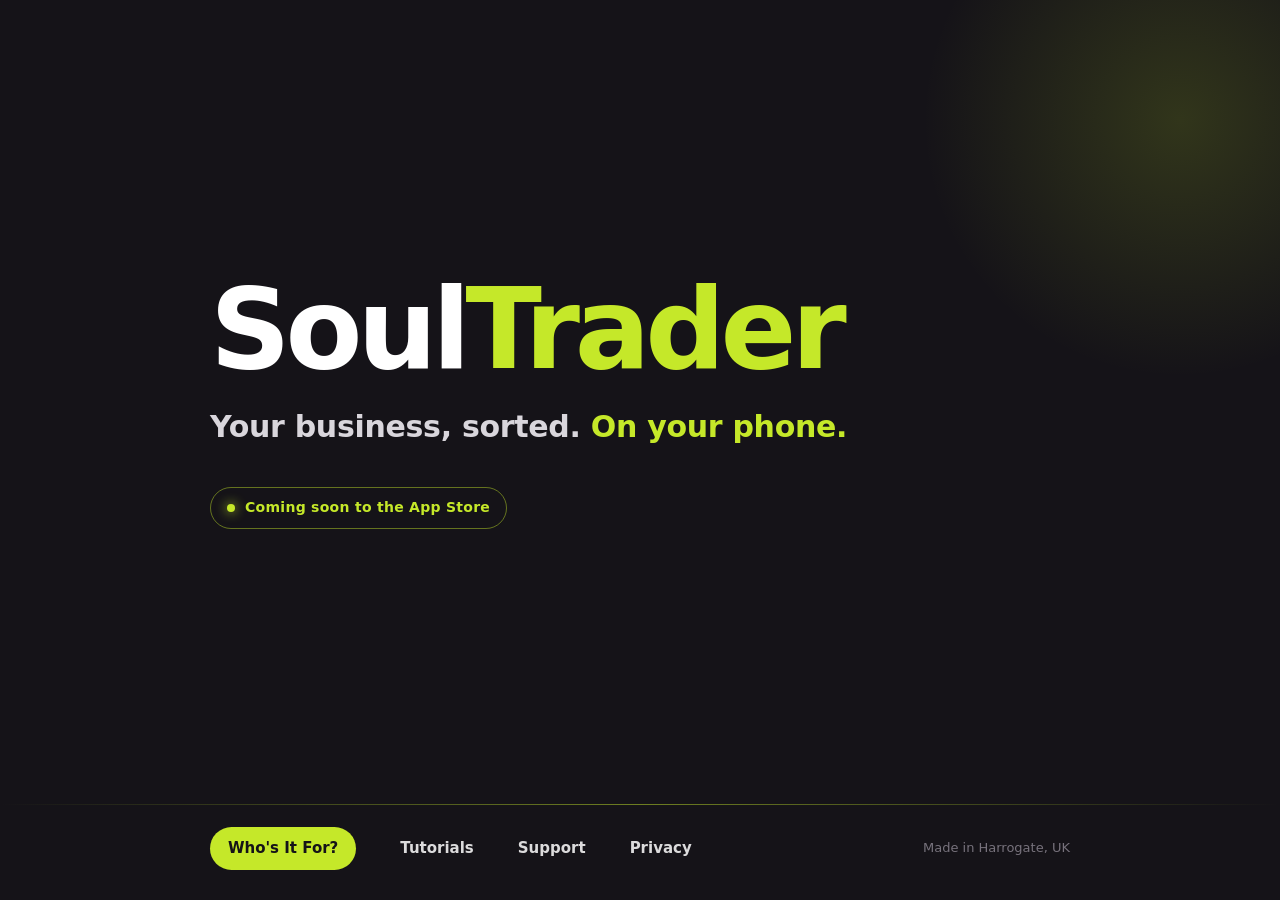
<file: index.html>
<!DOCTYPE html>
<html lang="en-GB">
<head>
<meta charset="utf-8">
<meta name="viewport" content="width=device-width, initial-scale=1">
<meta name="theme-color" content="#151318">
<title>SoulTrader: your business, sorted</title>
<meta name="description" content="SoulTrader: the simple job app for sole trader tradespeople. Your business, sorted. On your phone.">
<link rel="icon" href="favicon.ico" sizes="any">
<link rel="icon" type="image/png" sizes="32x32" href="favicon-32.png">
<link rel="apple-touch-icon" href="apple-touch-icon.png">
<link rel="stylesheet" href="style.css?v=20261120a">
</head>
<body class="landing">
<main class="land"><div class="land-inner">
<h1 class="mark">Soul<span>Trader</span></h1>
<p class="tag">Your business, sorted. <em>On your phone.</em></p>
<span class="soon"><i></i>Coming soon to the App Store</span>
</div></main>
<nav class="band-links"><div class="row">
<a class="lead" href="whos-it-for.html">Who's It For?</a>
<a href="tutorials.html">Tutorials</a>
<a href="support.html">Support</a>
<a href="privacy.html">Privacy</a>
<span class="copy">Made in Harrogate, UK</span>
</div></nav>
</body>
</html>
</file>
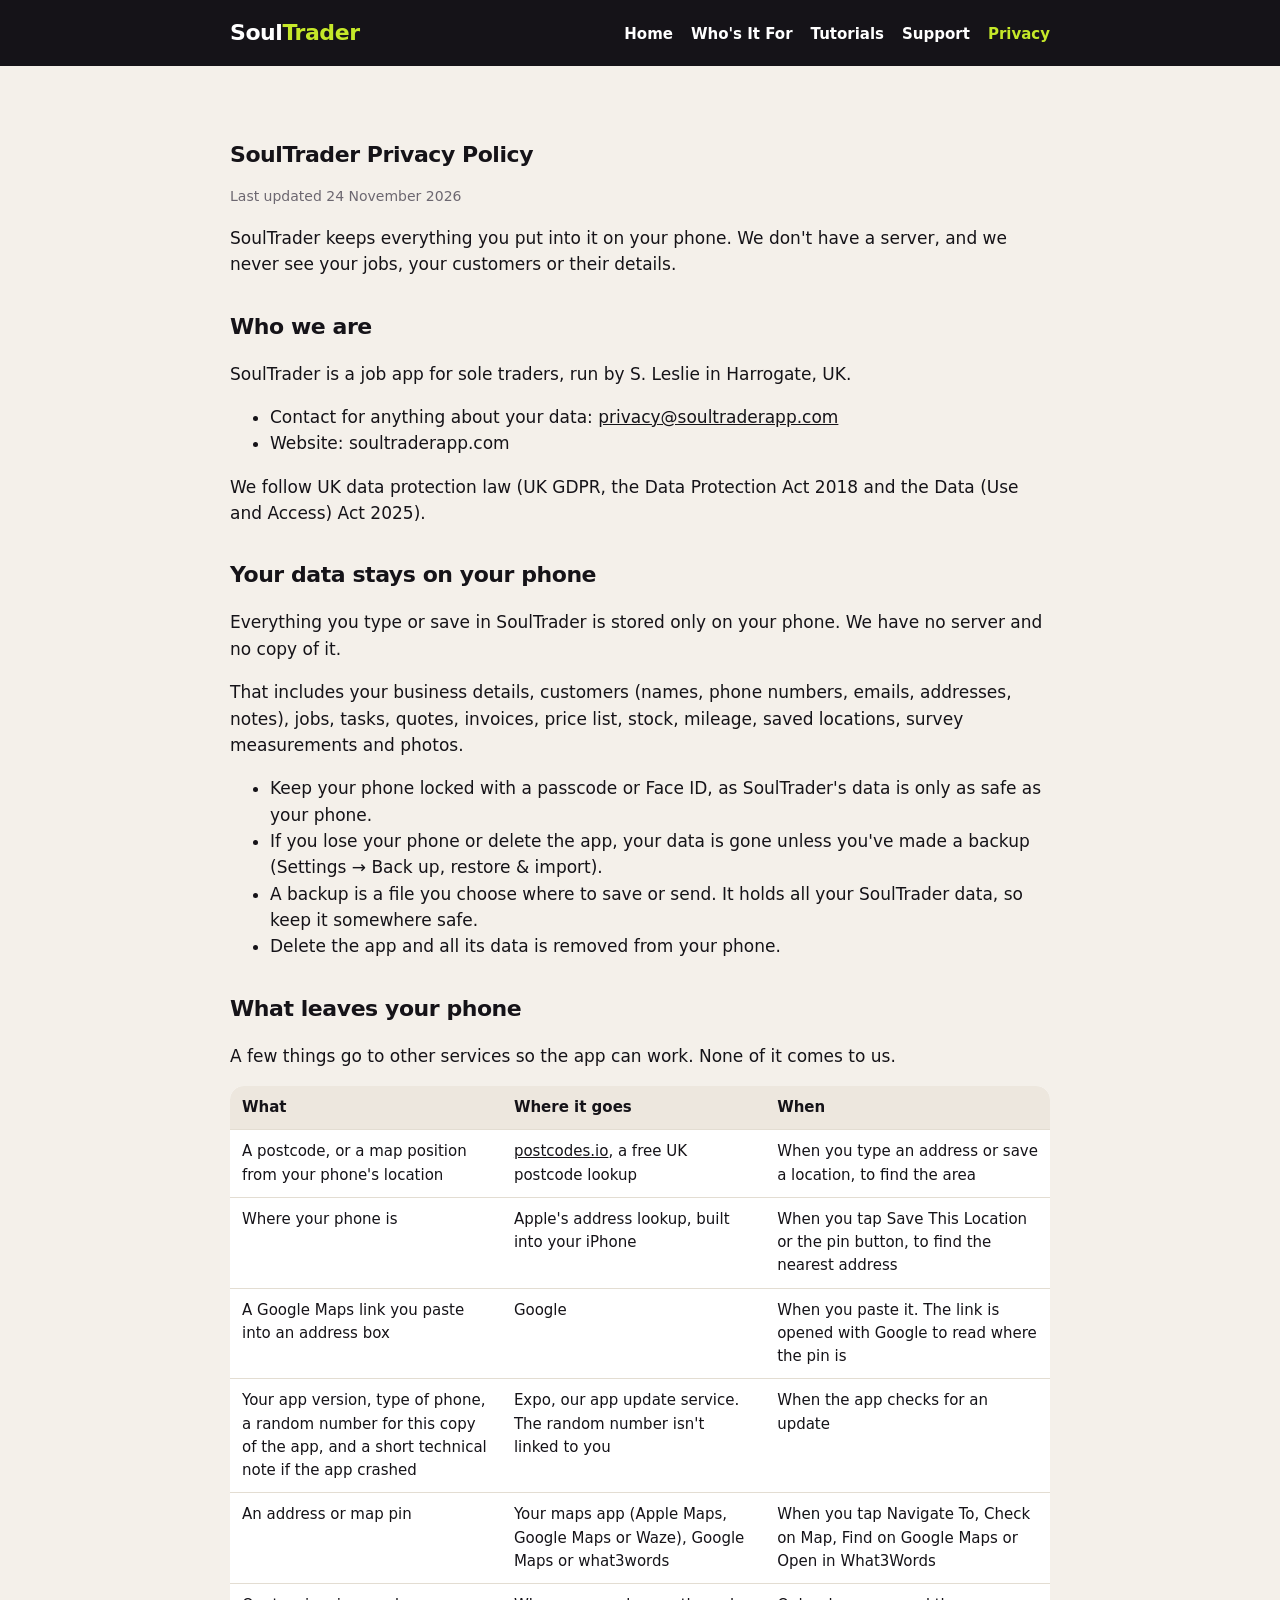
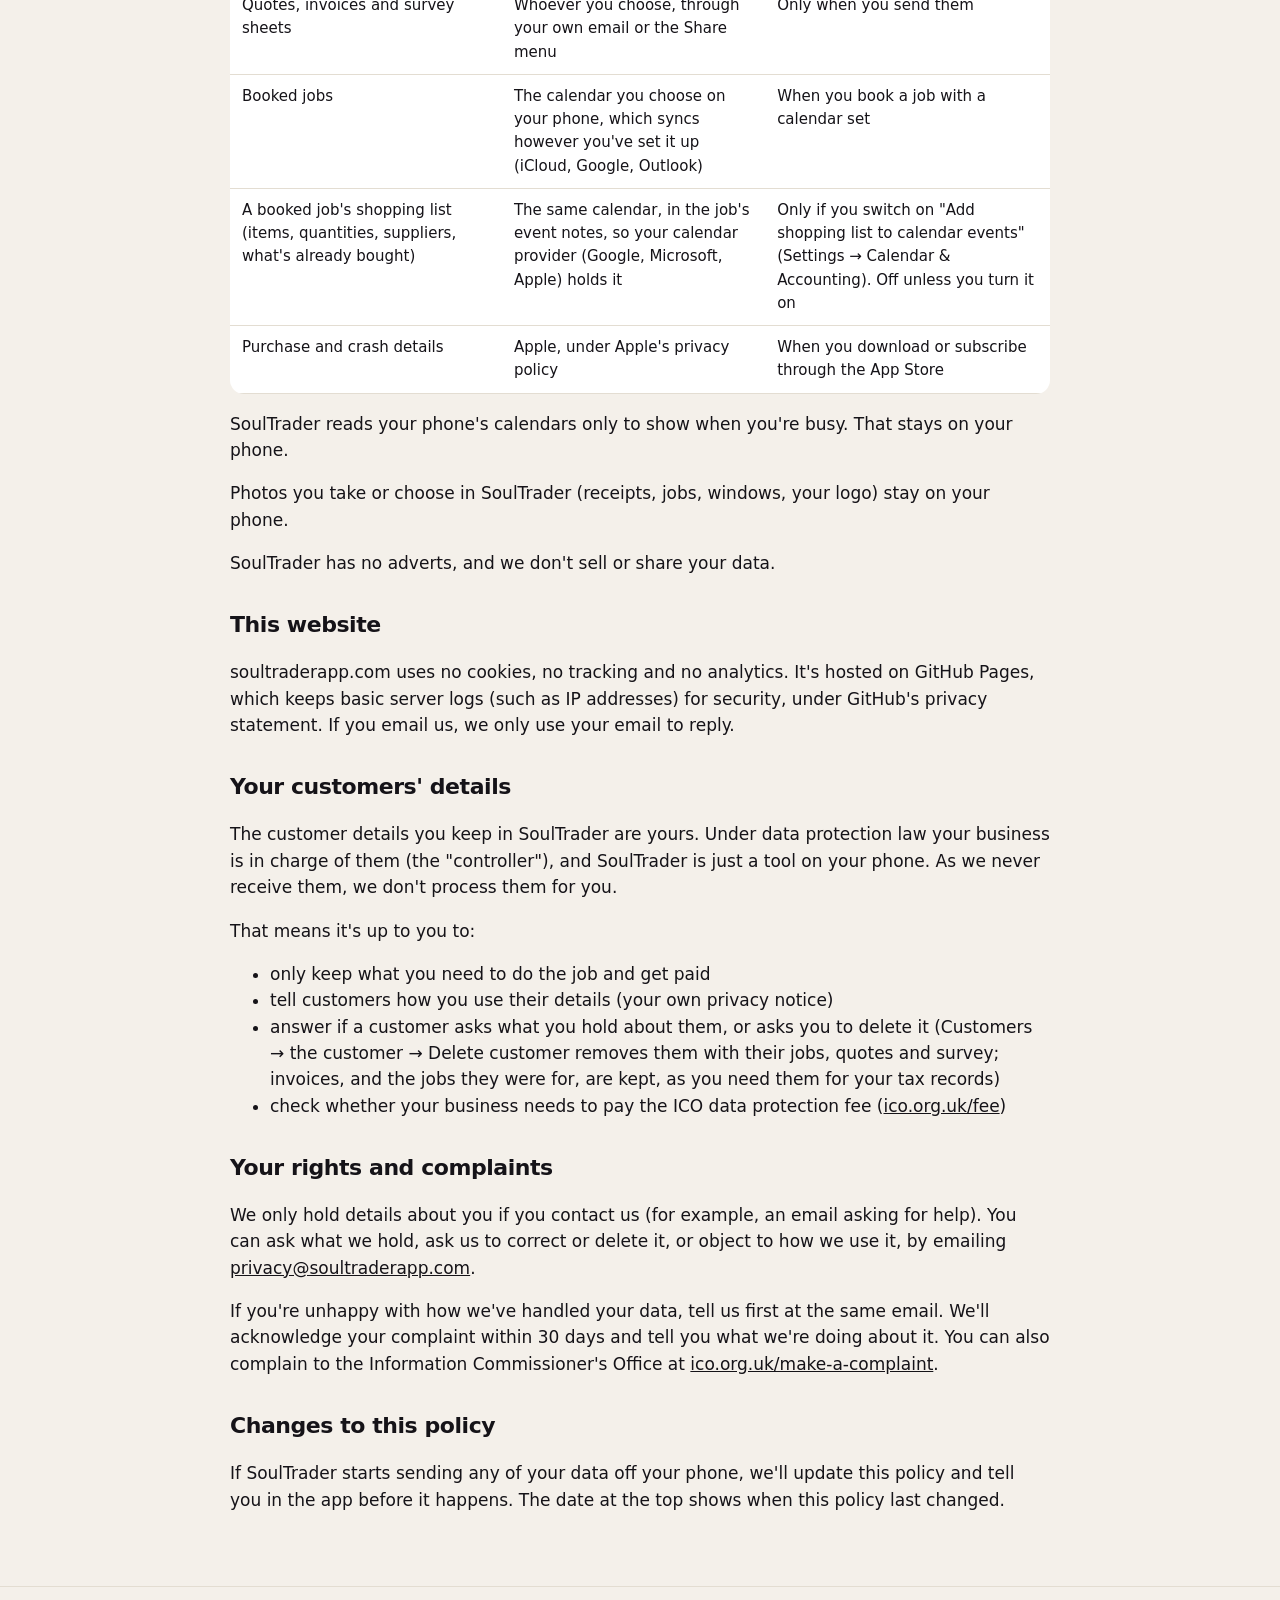
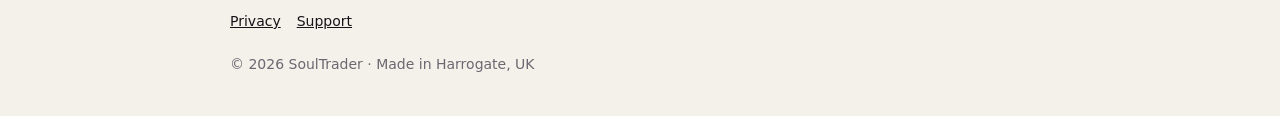
<file: privacy.html>
<!DOCTYPE html>
<html lang="en-GB">
<head>
<meta charset="utf-8">
<meta name="viewport" content="width=device-width, initial-scale=1">
<title>Privacy Policy | SoulTrader</title>
<meta name="description" content="SoulTrader: the simple job app for sole trader tradespeople. Book jobs, bill on the doorstep, and keep your data on your phone.">
<link rel="icon" href="favicon.ico" sizes="any">
<link rel="icon" type="image/png" sizes="32x32" href="favicon-32.png">
<link rel="apple-touch-icon" href="apple-touch-icon.png">
<link rel="stylesheet" href="style.css?v=20261120a">
</head>
<body>
<header><div class="wrap"><a class="logo" href="index.html">Soul<span>Trader</span></a><nav><a href="index.html">Home</a><a href="whos-it-for.html">Who's It For</a><a href="tutorials.html">Tutorials</a><a href="support.html">Support</a><a href="privacy.html" aria-current=page>Privacy</a></nav></div></header>

<main><div class="wrap">
<div class="doc">
<h2>SoulTrader Privacy Policy</h2>
<p class="small">Last updated 24 November 2026</p>
<p>SoulTrader keeps everything you put into it on your phone. We don't have a server, and we never see your jobs, your customers or their details.</p>

<h2>Who we are</h2>
<p>SoulTrader is a job app for sole traders, run by S. Leslie in Harrogate, UK.</p>
<ul>
<li>Contact for anything about your data: <a href="mailto:privacy@soultraderapp.com">privacy@soultraderapp.com</a></li>
<li>Website: soultraderapp.com</li>
</ul>
<p>We follow UK data protection law (UK GDPR, the Data Protection Act 2018 and the Data (Use and Access) Act 2025).</p>

<h2>Your data stays on your phone</h2>
<p>Everything you type or save in SoulTrader is stored only on your phone. We have no server and no copy of it.</p>
<p>That includes your business details, customers (names, phone numbers, emails, addresses, notes), jobs, tasks, quotes, invoices, price list, stock, mileage, saved locations, survey measurements and photos.</p>
<ul>
<li>Keep your phone locked with a passcode or Face ID, as SoulTrader's data is only as safe as your phone.</li>
<li>If you lose your phone or delete the app, your data is gone unless you've made a backup (Settings &rarr; Back up, restore &amp; import).</li>
<li>A backup is a file you choose where to save or send. It holds all your SoulTrader data, so keep it somewhere safe.</li>
<li>Delete the app and all its data is removed from your phone.</li>
</ul>

<h2>What leaves your phone</h2>
<p>A few things go to other services so the app can work. None of it comes to us.</p>
<table>
<tr><th>What</th><th>Where it goes</th><th>When</th></tr>
<tr><td>A postcode, or a map position from your phone's location</td><td><a href="https://postcodes.io">postcodes.io</a>, a free UK postcode lookup</td><td>When you type an address or save a location, to find the area</td></tr>
<tr><td>Where your phone is</td><td>Apple's address lookup, built into your iPhone</td><td>When you tap Save This Location or the pin button, to find the nearest address</td></tr>
<tr><td>A Google Maps link you paste into an address box</td><td>Google</td><td>When you paste it. The link is opened with Google to read where the pin is</td></tr>
<tr><td>Your app version, type of phone, a random number for this copy of the app, and a short technical note if the app crashed</td><td>Expo, our app update service. The random number isn't linked to you</td><td>When the app checks for an update</td></tr>
<tr><td>An address or map pin</td><td>Your maps app (Apple Maps, Google Maps or Waze), Google Maps or what3words</td><td>When you tap Navigate To, Check on Map, Find on Google Maps or Open in What3Words</td></tr>
<tr><td>Quotes, invoices and survey sheets</td><td>Whoever you choose, through your own email or the Share menu</td><td>Only when you send them</td></tr>
<tr><td>Booked jobs</td><td>The calendar you choose on your phone, which syncs however you've set it up (iCloud, Google, Outlook)</td><td>When you book a job with a calendar set</td></tr>
<tr><td>A booked job's shopping list (items, quantities, suppliers, what's already bought)</td><td>The same calendar, in the job's event notes, so your calendar provider (Google, Microsoft, Apple) holds it</td><td>Only if you switch on "Add shopping list to calendar events" (Settings &rarr; Calendar &amp; Accounting). Off unless you turn it on</td></tr>
<tr><td>Purchase and crash details</td><td>Apple, under Apple's privacy policy</td><td>When you download or subscribe through the App Store</td></tr>
</table>
<p>SoulTrader reads your phone's calendars only to show when you're busy. That stays on your phone.</p>
<p>Photos you take or choose in SoulTrader (receipts, jobs, windows, your logo) stay on your phone.</p>
<p>SoulTrader has no adverts, and we don't sell or share your data.</p>

<h2>This website</h2>
<p>soultraderapp.com uses no cookies, no tracking and no analytics. It's hosted on GitHub Pages, which keeps basic server logs (such as IP addresses) for security, under GitHub's privacy statement. If you email us, we only use your email to reply.</p>

<h2>Your customers' details</h2>
<p>The customer details you keep in SoulTrader are yours. Under data protection law your business is in charge of them (the "controller"), and SoulTrader is just a tool on your phone. As we never receive them, we don't process them for you.</p>
<p>That means it's up to you to:</p>
<ul>
<li>only keep what you need to do the job and get paid</li>
<li>tell customers how you use their details (your own privacy notice)</li>
<li>answer if a customer asks what you hold about them, or asks you to delete it (Customers &rarr; the customer &rarr; Delete customer removes them with their jobs, quotes and survey; invoices, and the jobs they were for, are kept, as you need them for your tax records)</li>
<li>check whether your business needs to pay the ICO data protection fee (<a href="https://ico.org.uk/fee">ico.org.uk/fee</a>)</li>
</ul>

<h2>Your rights and complaints</h2>
<p>We only hold details about you if you contact us (for example, an email asking for help). You can ask what we hold, ask us to correct or delete it, or object to how we use it, by emailing <a href="mailto:privacy@soultraderapp.com">privacy@soultraderapp.com</a>.</p>
<p>If you're unhappy with how we've handled your data, tell us first at the same email. We'll acknowledge your complaint within 30 days and tell you what we're doing about it. You can also complain to the Information Commissioner's Office at <a href="https://ico.org.uk/make-a-complaint">ico.org.uk/make-a-complaint</a>.</p>

<h2>Changes to this policy</h2>
<p>If SoulTrader starts sending any of your data off your phone, we'll update this policy and tell you in the app before it happens. The date at the top shows when this policy last changed.</p>
</div>
</div></main>
<footer><div class="wrap"><a href="privacy.html">Privacy</a><a href="support.html">Support</a><br><br>&copy; 2026 SoulTrader &middot; Made in Harrogate, UK</div></footer>
</body>
</html>
</file>
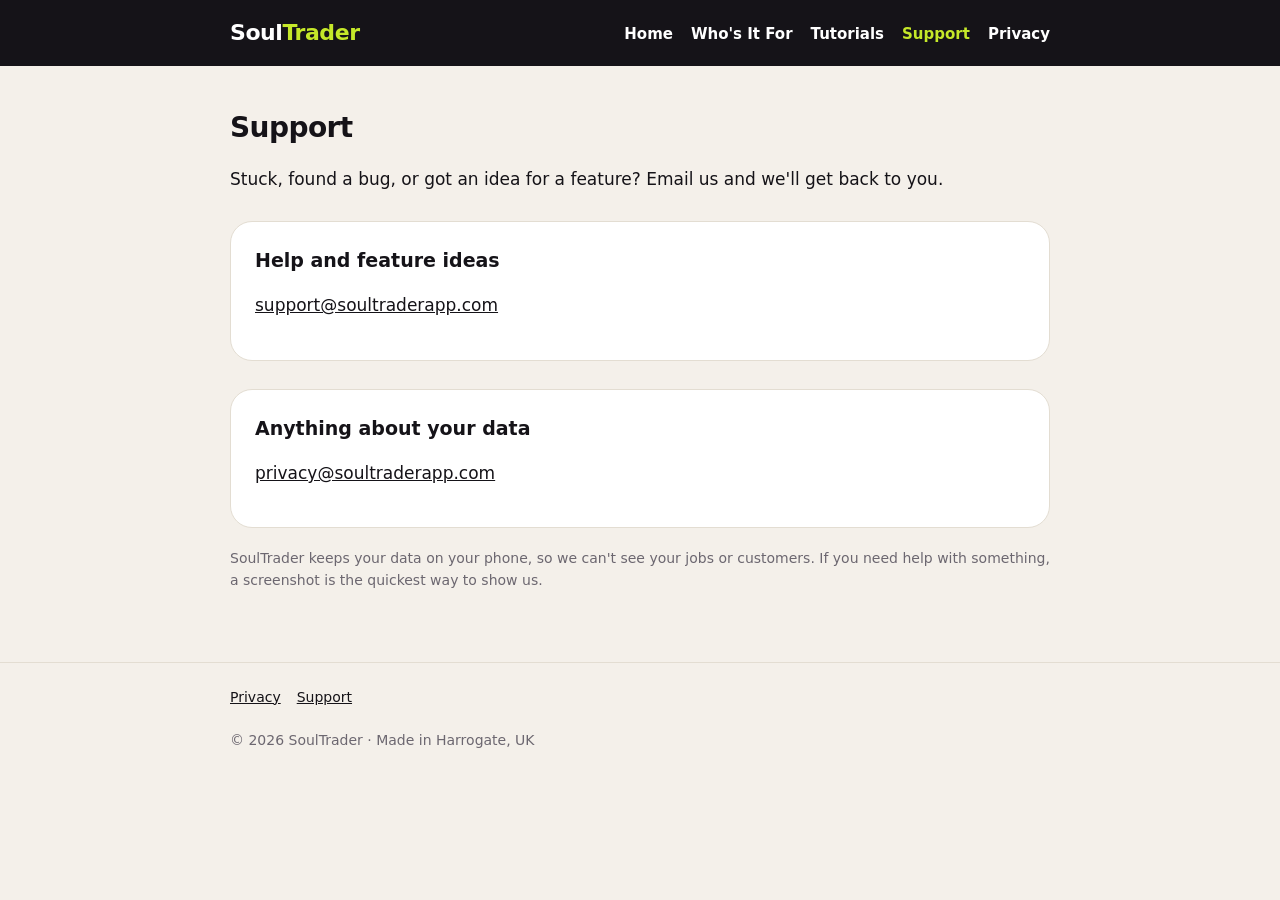
<file: support.html>
<!DOCTYPE html>
<html lang="en-GB">
<head>
<meta charset="utf-8">
<meta name="viewport" content="width=device-width, initial-scale=1">
<title>Support | SoulTrader</title>
<meta name="description" content="SoulTrader: the simple job app for sole trader tradespeople. Book jobs, bill on the doorstep, and keep your data on your phone.">
<link rel="icon" href="favicon.ico" sizes="any">
<link rel="icon" type="image/png" sizes="32x32" href="favicon-32.png">
<link rel="apple-touch-icon" href="apple-touch-icon.png">
<link rel="stylesheet" href="style.css?v=20261120a">
</head>
<body>
<header><div class="wrap"><a class="logo" href="index.html">Soul<span>Trader</span></a><nav><a href="index.html">Home</a><a href="whos-it-for.html">Who's It For</a><a href="tutorials.html">Tutorials</a><a href="support.html" aria-current=page>Support</a><a href="privacy.html">Privacy</a></nav></div></header>

<main><div class="wrap">
<h2>Support</h2>
<p>Stuck, found a bug, or got an idea for a feature? Email us and we'll get back to you.</p>
<div class="band"><h3>Help and feature ideas</h3><p><a href="mailto:support@soultraderapp.com">support@soultraderapp.com</a></p></div>
<div class="band"><h3>Anything about your data</h3><p><a href="mailto:privacy@soultraderapp.com">privacy@soultraderapp.com</a></p></div>
<p class="small" style="margin-top:20px">SoulTrader keeps your data on your phone, so we can't see your jobs or customers. If you need help with something, a screenshot is the quickest way to show us.</p>
</div></main>
<footer><div class="wrap"><a href="privacy.html">Privacy</a><a href="support.html">Support</a><br><br>&copy; 2026 SoulTrader &middot; Made in Harrogate, UK</div></footer>
</body>
</html>
</file>
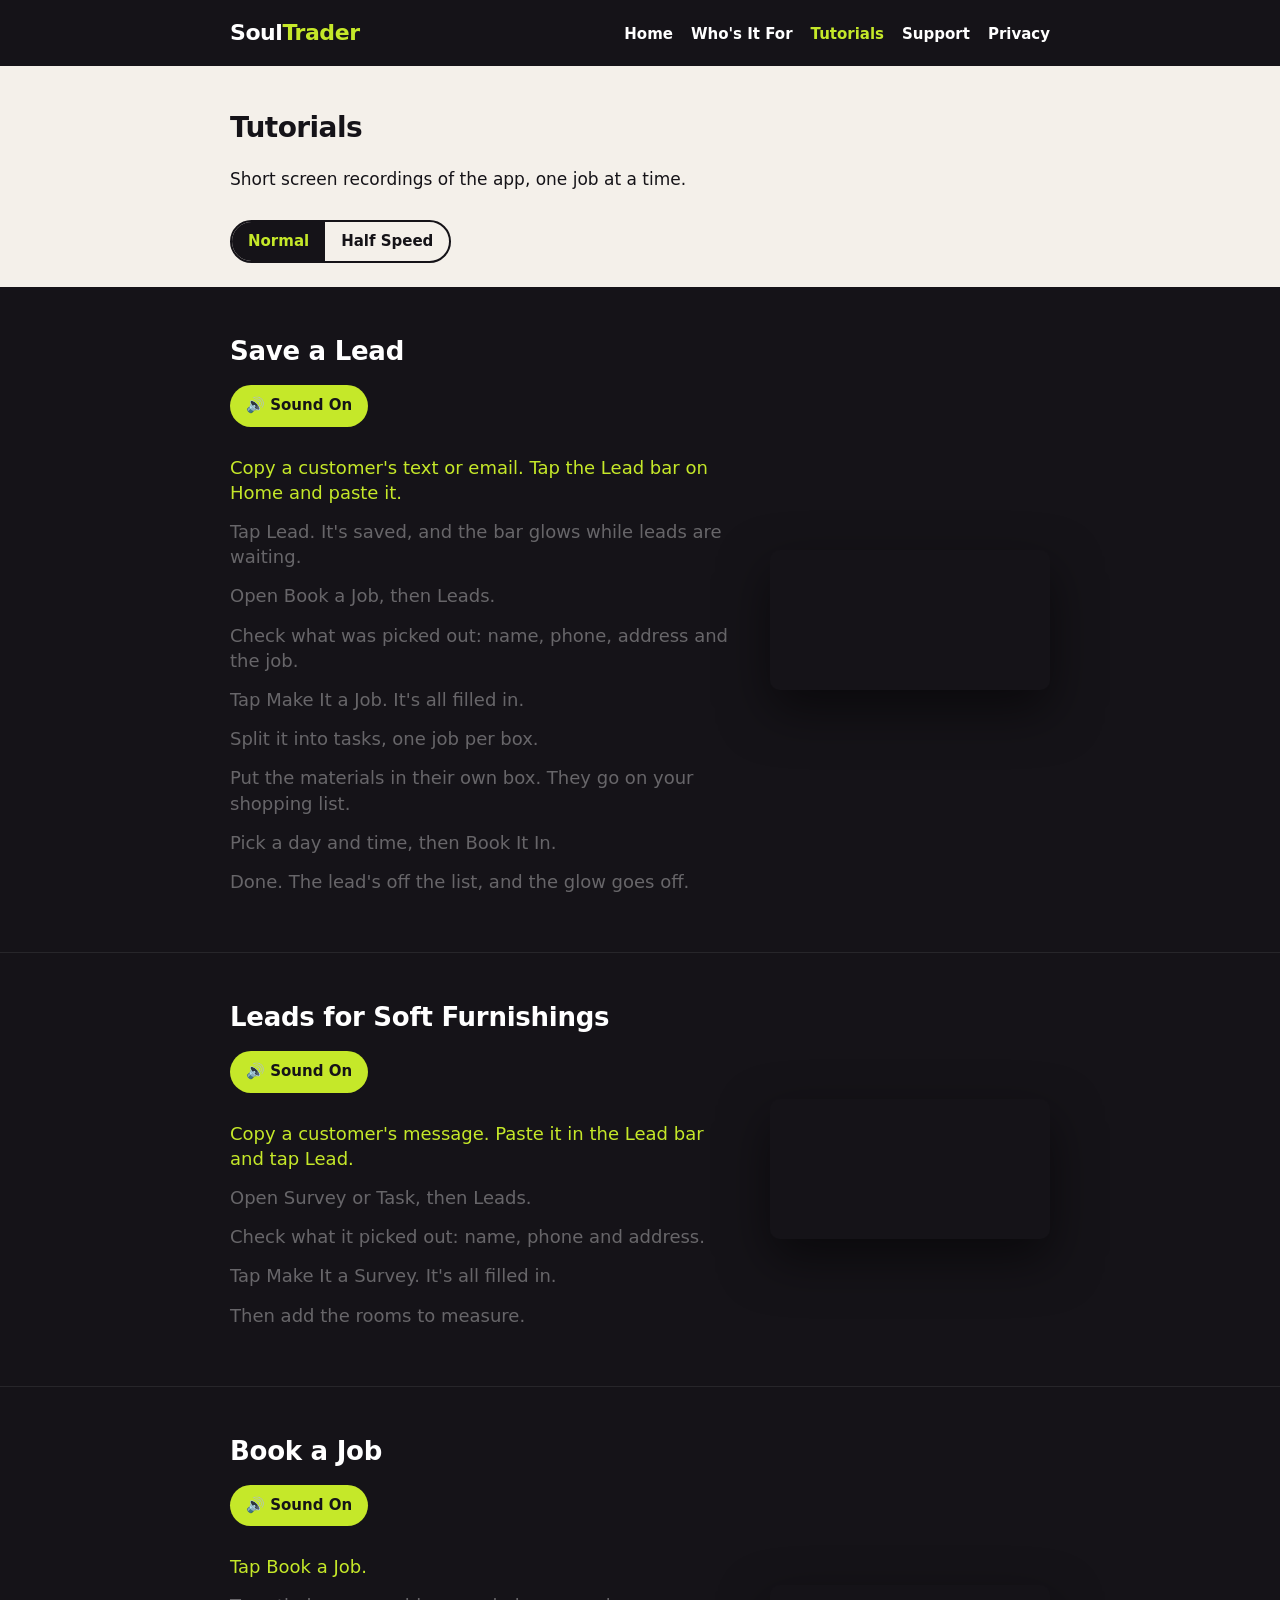
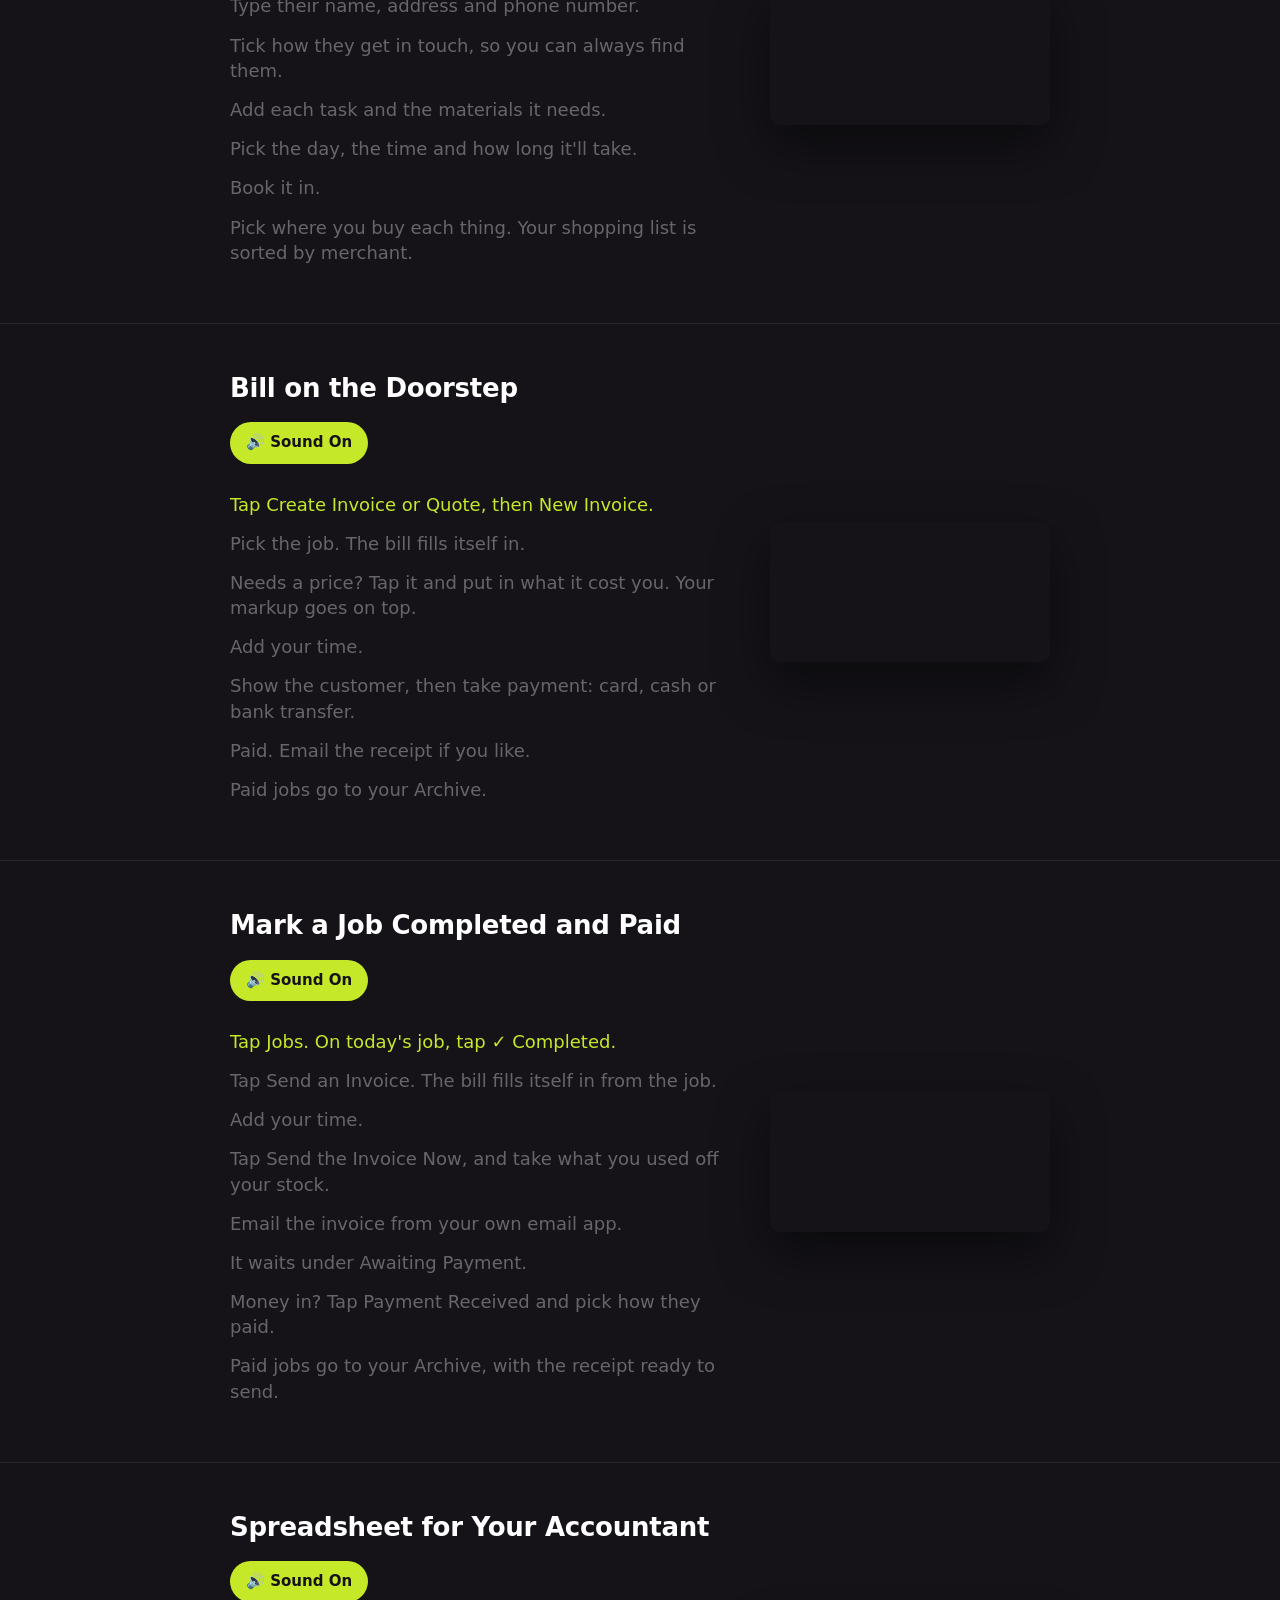
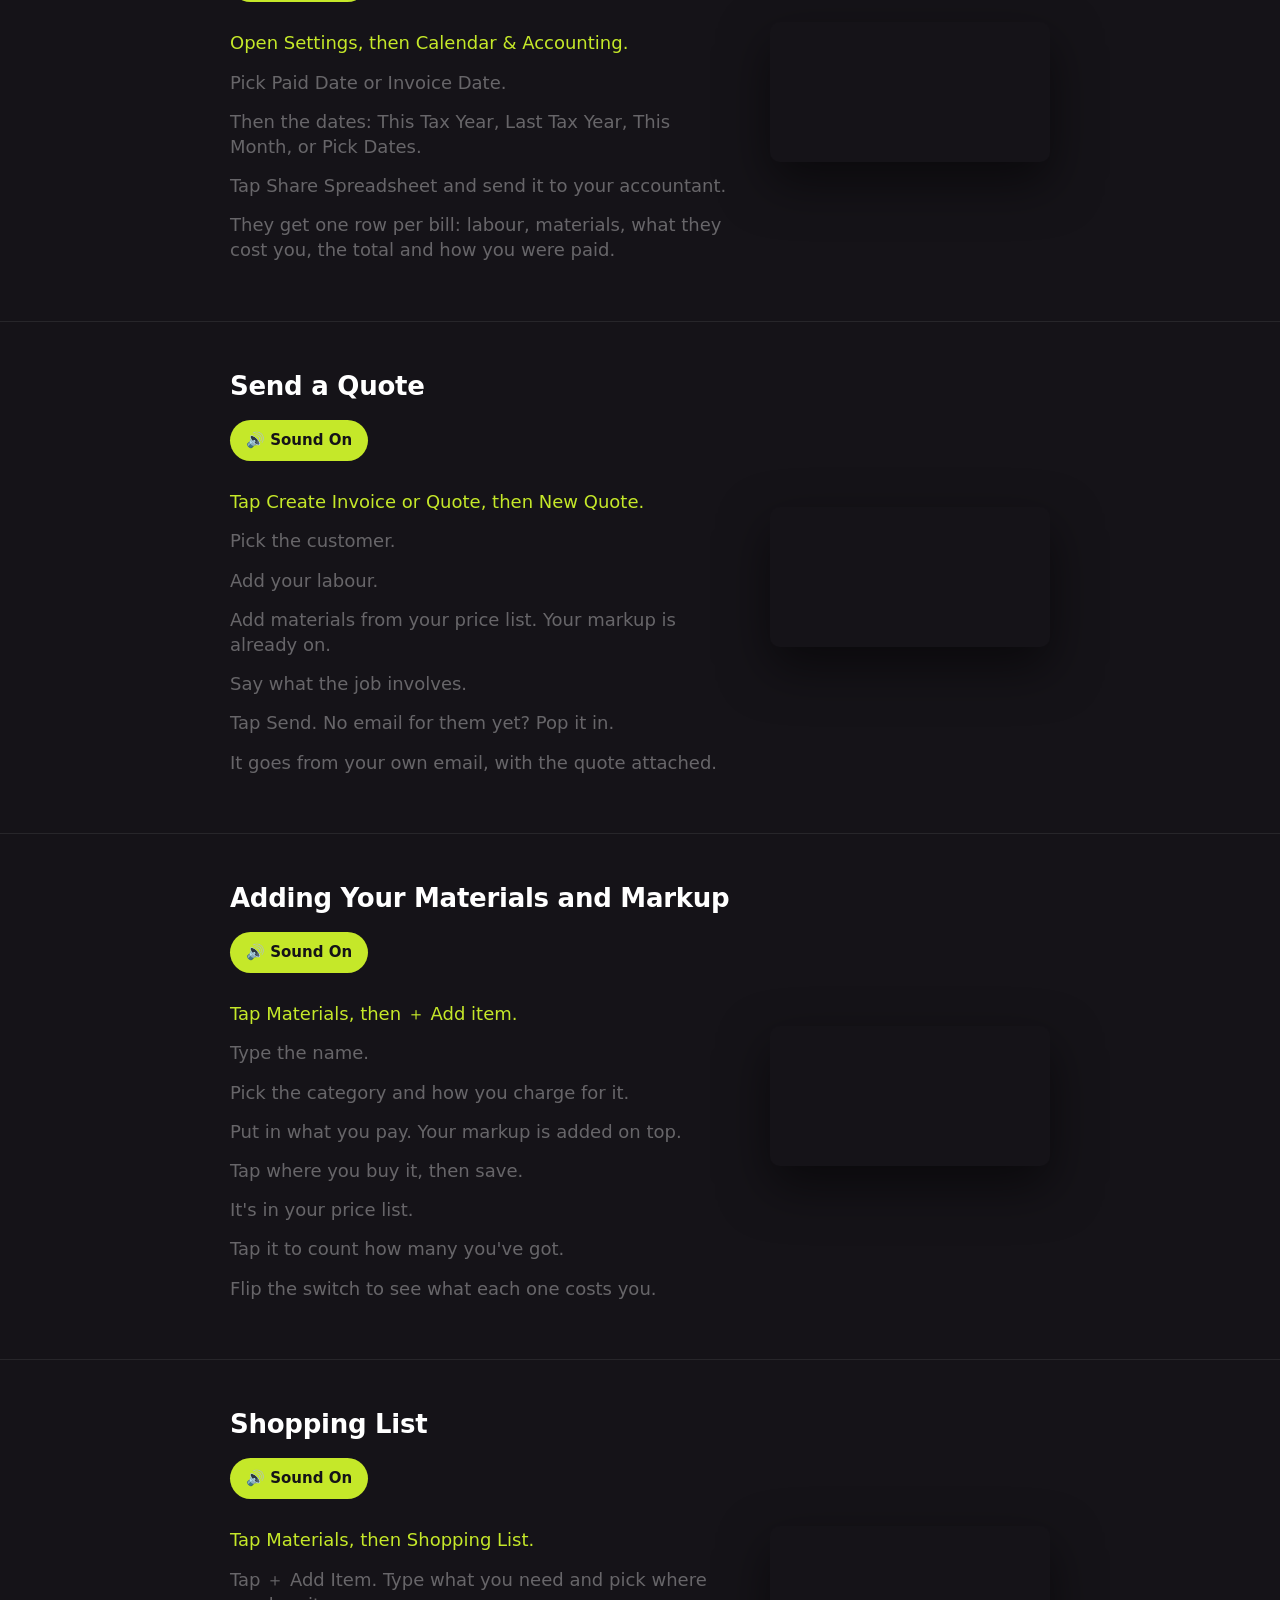
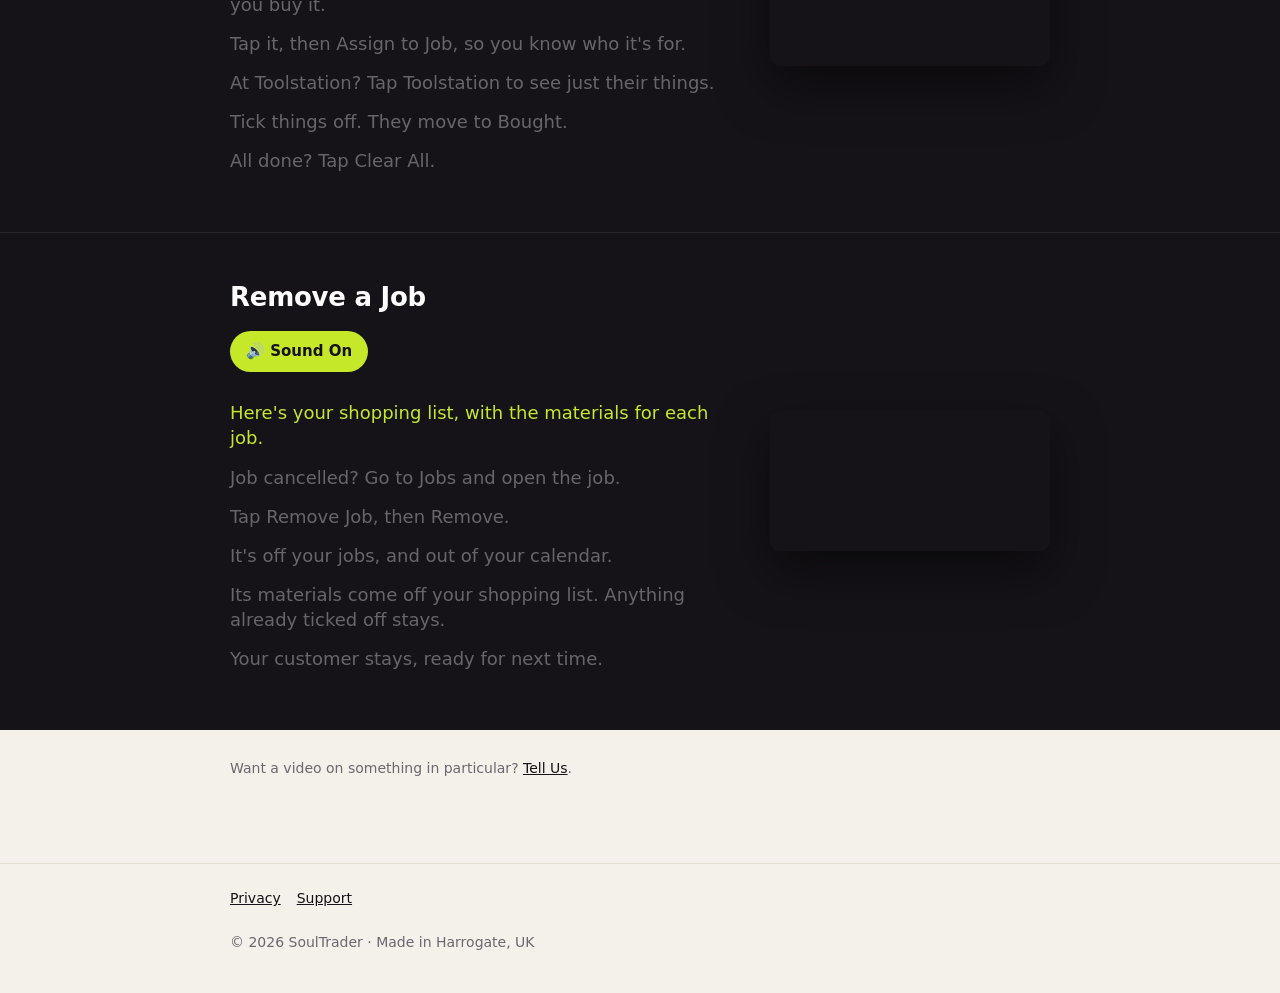
<file: tutorials.html>
<!DOCTYPE html>
<html lang="en-GB">
<head>
<meta charset="utf-8">
<meta name="viewport" content="width=device-width, initial-scale=1">
<title>Tutorials | SoulTrader</title>
<meta name="description" content="SoulTrader: the simple job app for sole trader tradespeople. Book jobs, bill on the doorstep, and keep your data on your phone.">
<link rel="icon" href="favicon.ico" sizes="any">
<link rel="icon" type="image/png" sizes="32x32" href="favicon-32.png">
<link rel="apple-touch-icon" href="apple-touch-icon.png">
<link rel="stylesheet" href="style.css?v=20261122a">
</head>
<body>
<header><div class="wrap"><a class="logo" href="index.html">Soul<span>Trader</span></a><nav><a href="index.html">Home</a><a href="whos-it-for.html">Who's It For</a><a href="tutorials.html" aria-current=page>Tutorials</a><a href="support.html">Support</a><a href="privacy.html">Privacy</a></nav></div></header>

<main class="tuts">
<div class="wrap"><h2>Tutorials</h2>
<p>Short screen recordings of the app, one job at a time.</p>
<div class="speed" role="group" aria-label="Video speed"><button type="button" data-rate="1" class="on">Normal</button><button type="button" data-rate="0.5">Half Speed</button></div>
<p class="swipe">Swipe for more &rarr;</p></div>

<div class="tut-track">

<section class="tut" id="leads"><div class="wrap tut-row">
<div class="tut-text">
<h3>Save a Lead</h3>
<ol class="cues">
<li data-at="0">Copy a customer's text or email. Tap the Lead bar on Home and paste it.</li>
<li data-at="6.5">Tap Lead. It's saved, and the bar glows while leads are waiting.</li>
<li data-at="11.8">Open Book a Job, then Leads.</li>
<li data-at="16.3">Check what was picked out: name, phone, address and the job.</li>
<li data-at="23">Tap Make It a Job. It's all filled in.</li>
<li data-at="27">Split it into tasks, one job per box.</li>
<li data-at="36.4">Put the materials in their own box. They go on your shopping list.</li>
<li data-at="40.2">Pick a day and time, then Book It In.</li>
<li data-at="47.1">Done. The lead's off the list, and the glow goes off.</li>
</ol>
</div>
<div class="phone"><video data-voice data-lines="0.29-1.71;2.09-5.31;6.05-7.03;7.44-10.99;11.73-12.45;12.66-14.99;16.31-20.71;21.06-22.06;23.01-24.46;27.36-30.16;30.36-32.29;43.0-44.95;47.3-47.7;48.02-50.09" src="videos/leads.mp4?v=1" autoplay muted loop playsinline preload="metadata"></video></div>
</div></section>

<section class="tut" id="soft-leads"><div class="wrap tut-row">
<div class="tut-text">
<h3>Leads for Soft Furnishings</h3>
<ol class="cues">
<li data-at="0">Copy a customer's message. Paste it in the Lead bar and tap Lead.</li>
<li data-at="7.4">Open Survey or Task, then Leads.</li>
<li data-at="11.2">Check what it picked out: name, phone and address.</li>
<li data-at="14.6">Tap Make It a Survey. It's all filled in.</li>
<li data-at="18.0">Then add the rooms to measure.</li>
</ol>
</div>
<div class="phone"><video data-voice data-lines="1.92-3.53;3.93-6.59;7.59-10.4;11.39-12.62;12.99-16.4;16.8-17.75;18.18-19.94" src="videos/soft-leads.mp4?v=1" autoplay muted loop playsinline preload="metadata"></video></div>
</div></section>

<section class="tut" id="book-a-job"><div class="wrap tut-row">
<div class="tut-text">
<h3>Book a Job</h3>
<ol class="cues">
<li data-at="0">Tap Book a Job.</li>
<li data-at="2.4">Type their name, address and phone number.</li>
<li data-at="13.2">Tick how they get in touch, so you can always find them.</li>
<li data-at="15.6">Add each task and the materials it needs.</li>
<li data-at="24.7">Pick the day, the time and how long it'll take.</li>
<li data-at="33.3">Book it in.</li>
<li data-at="35.7">Pick where you buy each thing. Your shopping list is sorted by merchant.</li>
</ol>
</div>
<div class="phone"><video data-voice data-lines="0.31-1.61;2.55-5.23;13.2-16.12;16.34-18.83;19.05-20.81;24.68-27.58;33.45-34.06;35.75-39.61" src="videos/book-a-job.mp4?v=7" autoplay muted loop playsinline preload="metadata"></video></div>
</div></section>

<section class="tut" id="bill"><div class="wrap tut-row">
<div class="tut-text">
<h3>Bill on the Doorstep</h3>
<ol class="cues">
<li data-at="0">Tap Create Invoice or Quote, then New Invoice.</li>
<li data-at="5">Pick the job. The bill fills itself in.</li>
<li data-at="6.6">Needs a price? Tap it and put in what it cost you. Your markup goes on top.</li>
<li data-at="16.9">Add your time.</li>
<li data-at="22.3">Show the customer, then take payment: card, cash or bank transfer.</li>
<li data-at="28.9">Paid. Email the receipt if you like.</li>
<li data-at="33.8">Paid jobs go to your Archive.</li>
</ol>
</div>
<div class="phone"><video data-voice data-lines="0.34-0.97;1.65-4.17;5.42-6.86;7.08-9.38;22.24-24.24;25.84-27.97;28.94-29.45;33.74-35.44" src="videos/bill.mp4?v=3" autoplay muted loop playsinline preload="metadata"></video></div>
</div></section>

<section class="tut" id="completed-paid"><div class="wrap tut-row">
<div class="tut-text">
<h3>Mark a Job Completed and Paid</h3>
<ol class="cues">
<li data-at="0">Tap Jobs. On today's job, tap ✓ Completed.</li>
<li data-at="6.6">Tap Send an Invoice. The bill fills itself in from the job.</li>
<li data-at="10.4">Add your time.</li>
<li data-at="14.8">Tap Send the Invoice Now, and take what you used off your stock.</li>
<li data-at="20.4">Email the invoice from your own email app.</li>
<li data-at="23.3">It waits under Awaiting Payment.</li>
<li data-at="27.5">Money in? Tap Payment Received and pick how they paid.</li>
<li data-at="32.8">Paid jobs go to your Archive, with the receipt ready to send.</li>
</ol>
</div>
<div class="phone"><video data-voice data-lines="3.42-4.08;4.42-5.36;6.98-8.08;8.38-10.12;10.58-11.41;14.98-17.53;20.59-22.0;24.49-26.65;27.59-28.17;28.44-30.78;32.99-36.45" src="videos/completed-paid.mp4?v=1" autoplay muted loop playsinline preload="metadata"></video></div>
</div></section>

<section class="tut" id="spreadsheet"><div class="wrap tut-row">
<div class="tut-text">
<h3>Spreadsheet for Your Accountant</h3>
<ol class="cues">
<li data-at="0">Open Settings, then Calendar &amp; Accounting.</li>
<li data-at="4.87">Pick Paid Date or Invoice Date.</li>
<li data-at="7.79">Then the dates: This Tax Year, Last Tax Year, This Month, or Pick Dates.</li>
<li data-at="13.64">Tap Share Spreadsheet and send it to your accountant.</li>
<li data-at="16.6">They get one row per bill: labour, materials, what they cost you, the total and how you were paid.</li>
</ol>
</div>
<div class="phone"><video data-voice data-lines="1.2-4.32;4.87-7.17;7.79-13.06;13.64-16.34;16.96-23.7" src="videos/spreadsheet.mp4?v=1" autoplay muted loop playsinline preload="metadata"></video></div>
</div></section>

<section class="tut" id="quote"><div class="wrap tut-row">
<div class="tut-text">
<h3>Send a Quote</h3>
<ol class="cues">
<li data-at="0">Tap Create Invoice or Quote, then New Quote.</li>
<li data-at="4.4">Pick the customer.</li>
<li data-at="9.4">Add your labour.</li>
<li data-at="16.4">Add materials from your price list. Your markup is already on.</li>
<li data-at="33.4">Say what the job involves.</li>
<li data-at="46.4">Tap Send. No email for them yet? Pop it in.</li>
<li data-at="52.8">It goes from your own email, with the quote attached.</li>
</ol>
</div>
<div class="phone"><video data-voice data-lines="0.62-2.78;2.98-4.22;4.99-5.84;9.58-10.5;16.58-18.48;18.87-20.15;33.58-35.04;46.59-47.46;47.99-49.25;49.52-50.12;52.98-55.78" src="videos/quote.mp4?v=7" autoplay muted loop playsinline preload="metadata"></video></div>
</div></section>

<section class="tut" id="materials"><div class="wrap tut-row">
<div class="tut-text">
<h3>Adding Your Materials and Markup</h3>
<ol class="cues">
<li data-at="0">Tap Materials, then ＋ Add item.</li>
<li data-at="3">Type the name.</li>
<li data-at="8.3">Pick the category and how you charge for it.</li>
<li data-at="9.8">Put in what you pay. Your markup is added on top.</li>
<li data-at="12.1">Tap where you buy it, then save.</li>
<li data-at="16.1">It's in your price list.</li>
<li data-at="18.2">Tap it to count how many you've got.</li>
<li data-at="24.6">Flip the switch to see what each one costs you.</li>
</ol>
</div>
<div class="phone"><video data-voice data-lines="0-2.37;3.25-4.09;7.92-8.89;9.78-11.83;15.76-16.92;17.77-19.71;24.15-26.57" src="videos/materials.mp4?v=7" autoplay muted loop playsinline preload="metadata"></video></div>
</div></section>

<section class="tut" id="shopping-list"><div class="wrap tut-row">
<div class="tut-text">
<h3>Shopping List</h3>
<ol class="cues">
<li data-at="0">Tap Materials, then Shopping List.</li>
<li data-at="3.4">Tap ＋ Add Item. Type what you need and pick where you buy it.</li>
<li data-at="9.8">Tap it, then Assign to Job, so you know who it's for.</li>
<li data-at="16.8">At Toolstation? Tap Toolstation to see just their things.</li>
<li data-at="18.9">Tick things off. They move to Bought.</li>
<li data-at="22.8">All done? Tap Clear All.</li>
</ol>
</div>
<div class="phone"><video data-voice data-lines="0-1.15;1.52-5.09;5.32-7.09;10.4-12.67;16.0-16.92;17.16-20.16;20.4-21.73;22.5-23.06;23.39-24.19" src="videos/shopping-list.mp4?v=1" autoplay muted loop playsinline preload="metadata"></video></div>
</div></section>

<section class="tut" id="remove-job"><div class="wrap tut-row">
<div class="tut-text">
<h3>Remove a Job</h3>
<ol class="cues">
<li data-at="0">Here's your shopping list, with the materials for each job.</li>
<li data-at="3.6">Job cancelled? Go to Jobs and open the job.</li>
<li data-at="8.6">Tap Remove Job, then Remove.</li>
<li data-at="11.7">It's off your jobs, and out of your calendar.</li>
<li data-at="15.8">Its materials come off your shopping list. Anything already ticked off stays.</li>
<li data-at="20.4">Your customer stays, ready for next time.</li>
</ol>
</div>
<div class="phone"><video data-voice data-lines="0.31-3.42;3.65-4.57;4.93-6.78;8.55-9.94;10.15-11.11;11.65-13.99;15.8-17.86;18.19-20.28;20.5-22.89" src="videos/remove-job.mp4?v=3" autoplay muted loop playsinline preload="metadata"></video></div>
</div></section>

</div>
<div class="tut-dots"></div>

<div class="wrap"><p class="small" style="margin:28px 0">Want a video on something in particular? <a href="support.html">Tell Us</a>.</p></div>
</main>
<footer><div class="wrap"><a href="privacy.html">Privacy</a><a href="support.html">Support</a><br><br>&copy; 2026 SoulTrader &middot; Made in Harrogate, UK</div></footer>
<script>
// On phones, play the version with each step written above the screen,
// so the words and the recording are both in view (the list is hidden).
var phone = window.matchMedia('(max-width:700px)').matches;
var ON = phone ? 'Sound On' : '\u{1F50A} Sound On', OFF = phone ? 'Sound Off' : '\u{1F507} Sound Off';
if (phone) document.querySelectorAll('.tut video').forEach(function (v) {
  v.src = v.getAttribute('src').replace('.mp4', '-m.mp4');
});
// Highlight the line that matches what's happening in the recording.
document.querySelectorAll('.tut').forEach(function (sec) {
  var v = sec.querySelector('video'); var items = sec.querySelectorAll('.cues li');
  if (!v || !items.length) return;
  function tick() {
    var t = v.currentTime, on = 0;
    items.forEach(function (li, i) { if (t >= parseFloat(li.dataset.at)) on = i; });
    items.forEach(function (li, i) { li.classList.toggle('on', i === on); });
  }
  v.addEventListener('timeupdate', tick); tick();
  // Videos with a voice-over get a Sound On button. Browsers only play
  // sound after a tap, so the videos start muted. Sound on one turns the
  // others off, and starts that tutorial from the beginning.
  if (!v.hasAttribute('data-voice')) return;
  var b = document.createElement('button');
  b.type = 'button'; b.className = 'sound'; b.textContent = ON;
  sec.querySelector('h3').after(b);
  b.addEventListener('click', function () {
    var turnOn = !sec.classList.contains('voiced');
    allSoundOff();
    if (turnOn) {
      sec.classList.add('voiced'); b.textContent = OFF;
      audioCtx(); voiceFor(sec); sec._done = {}; sec._prevT = null;
      v.currentTime = 0; applySound(sec); v.play();
    }
  });
});
// Half Speed: the recording plays at half speed. Ben's lines still play at
// normal speed, each starting when its step comes up, so there are just
// bigger gaps between them. The voice is a separate sound file cut into lines,
// played through Web Audio (started from a tap, so phones allow it).
var rate = 1, actx = null;
try { rate = parseFloat(localStorage.getItem('tutRate')) || 1; } catch (e) {}
function audioCtx() {
  if (!actx) { var C = window.AudioContext || window.webkitAudioContext; if (C) actx = new C(); }
  if (actx && actx.state === 'suspended') actx.resume();
  return actx;
}
function voiceFor(sec) {
  var v = sec.querySelector('video'); if (!v || !v.dataset.lines) return null;
  if (!sec._lines) {
    sec._lines = v.dataset.lines.split(';').map(function (p) { var x = p.split('-'); return [parseFloat(x[0]), parseFloat(x[1])]; });
    // Same name as the computer video, whichever video this device plays.
    var url = v.getAttribute('src').split('?')[0].replace(/-m\.mp4$/, '.mp4').replace(/\.mp4$/, '.m4a');
    sec._buf = null;
    sec._load = fetch(url).then(function (r) { return r.arrayBuffer(); }).then(function (ab) {
      var c = audioCtx(); return new Promise(function (ok, no) { c.decodeAudioData(ab, ok, no); });
    }).then(function (b) { sec._buf = b; }).catch(function () {});
  }
  return true;
}
function stopVoice(sec) { if (sec._src) { try { sec._src.stop(); } catch (e) {} sec._src = null; } }
function applySound(sec) {
  var v = sec.querySelector('video');
  var on = sec.classList.contains('voiced');
  var half = rate !== 1 && !!(v && v.dataset.lines);
  v.muted = !on || half;
  if (!on || !half) stopVoice(sec);
}
function allSoundOff() {
  document.querySelectorAll('.tut').forEach(function (o) {
    o.classList.remove('voiced'); var ov = o.querySelector('video'); if (ov) ov.muted = true;
    stopVoice(o);
    var ob = o.querySelector('.sound'); if (ob) ob.textContent = ON;
  });
}
function setRate(r) {
  rate = r; try { localStorage.setItem('tutRate', String(r)); } catch (e) {}
  if (r !== 1) audioCtx();
  document.querySelectorAll('.speed button').forEach(function (x) { x.classList.toggle('on', parseFloat(x.dataset.rate) === r); });
  document.querySelectorAll('.tut').forEach(function (sec) {
    var v = sec.querySelector('video'); if (!v) return;
    v.playbackRate = r; v.defaultPlaybackRate = r; applySound(sec);
  });
}
document.querySelectorAll('.speed button').forEach(function (x) {
  x.addEventListener('click', function () { setRate(parseFloat(x.dataset.rate)); });
});
document.querySelectorAll('.tut video').forEach(function (v) {
  v.addEventListener('play', function () { v.playbackRate = rate; });
});
setRate(rate);
// While a tutorial has its sound on at half speed, start each line as the
// recording reaches it.
(function loop() {
  document.querySelectorAll('.tut.voiced').forEach(function (sec) {
    var v = sec.querySelector('video');
    if (rate === 1 || !sec._lines) return;
    var t = v.currentTime, prev = sec._prevT == null ? t : sec._prevT; sec._prevT = t;
    if (t < prev) sec._done = {};
    if (t < prev || v.paused) { stopVoice(sec); if (v.paused) return; }
    if (!sec._buf || !actx) return;
    sec._done = sec._done || {};
    sec._lines.forEach(function (ln, i) {
      // Where the voice should be: lines run at normal speed from when the
      // half-speed recording reaches them.
      var at = ln[0] + (t - ln[0]) / rate;
      if (t >= ln[0] && at < ln[1] - 0.1 && !sec._done[i]) {
        sec._done[i] = true; stopVoice(sec);
        var s = actx.createBufferSource(); s.buffer = sec._buf; s.connect(actx.destination);
        s.start(0, at, ln[1] - at); sec._src = s;
      }
    });
  });
  requestAnimationFrame(loop);
})();
// Phones: the tutorials sit side by side and you swipe between them.
// Dots show which one you're on; only the one in view plays.
if (phone) (function () {
  var track = document.querySelector('.tut-track'), dots = document.querySelector('.tut-dots');
  var secs = [].slice.call(track.querySelectorAll('.tut'));
  var row = document.createElement('div'); row.className = 'row';
  var label = document.createElement('div'); label.className = 'label';
  dots.appendChild(row); dots.appendChild(label);
  var ds = secs.map(function (sec, i) {
    var d = document.createElement('button'); d.type = 'button'; d.setAttribute('aria-label', 'Tutorial ' + (i + 1));
    d.addEventListener('click', function () { track.scrollTo({ left: sec.offsetLeft - track.offsetLeft - 20, behavior: 'smooth' }); });
    row.appendChild(d); return d;
  });
  var cur = -1;
  function show(i) {
    if (i === cur) return; cur = i;
    ds.forEach(function (d, k) { d.classList.toggle('on', k === i); });
    label.textContent = (i + 1) + ' of ' + secs.length + ' \u00B7 ' + secs[i].querySelector('h3').textContent;
    secs.forEach(function (sec, k) {
      var v = sec.querySelector('video'); if (!v) return;
      if (k === i) { v.play().catch(function () {}); }
      else { v.pause(); if (sec.classList.contains('voiced')) { sec.classList.remove('voiced'); applySound(sec); var b = sec.querySelector('.sound'); if (b) b.textContent = ON; } }
    });
  }
  function onScroll() {
    var mid = track.scrollLeft + track.clientWidth / 2, best = 0, bd = 1e9;
    secs.forEach(function (sec, k) {
      var c = sec.offsetLeft - track.offsetLeft + sec.offsetWidth / 2, dd = Math.abs(c - mid);
      if (dd < bd) { bd = dd; best = k; }
    });
    show(best);
  }
  track.addEventListener('scroll', onScroll, { passive: true }); onScroll();
})();
</script>
</body>
</html>
</file>
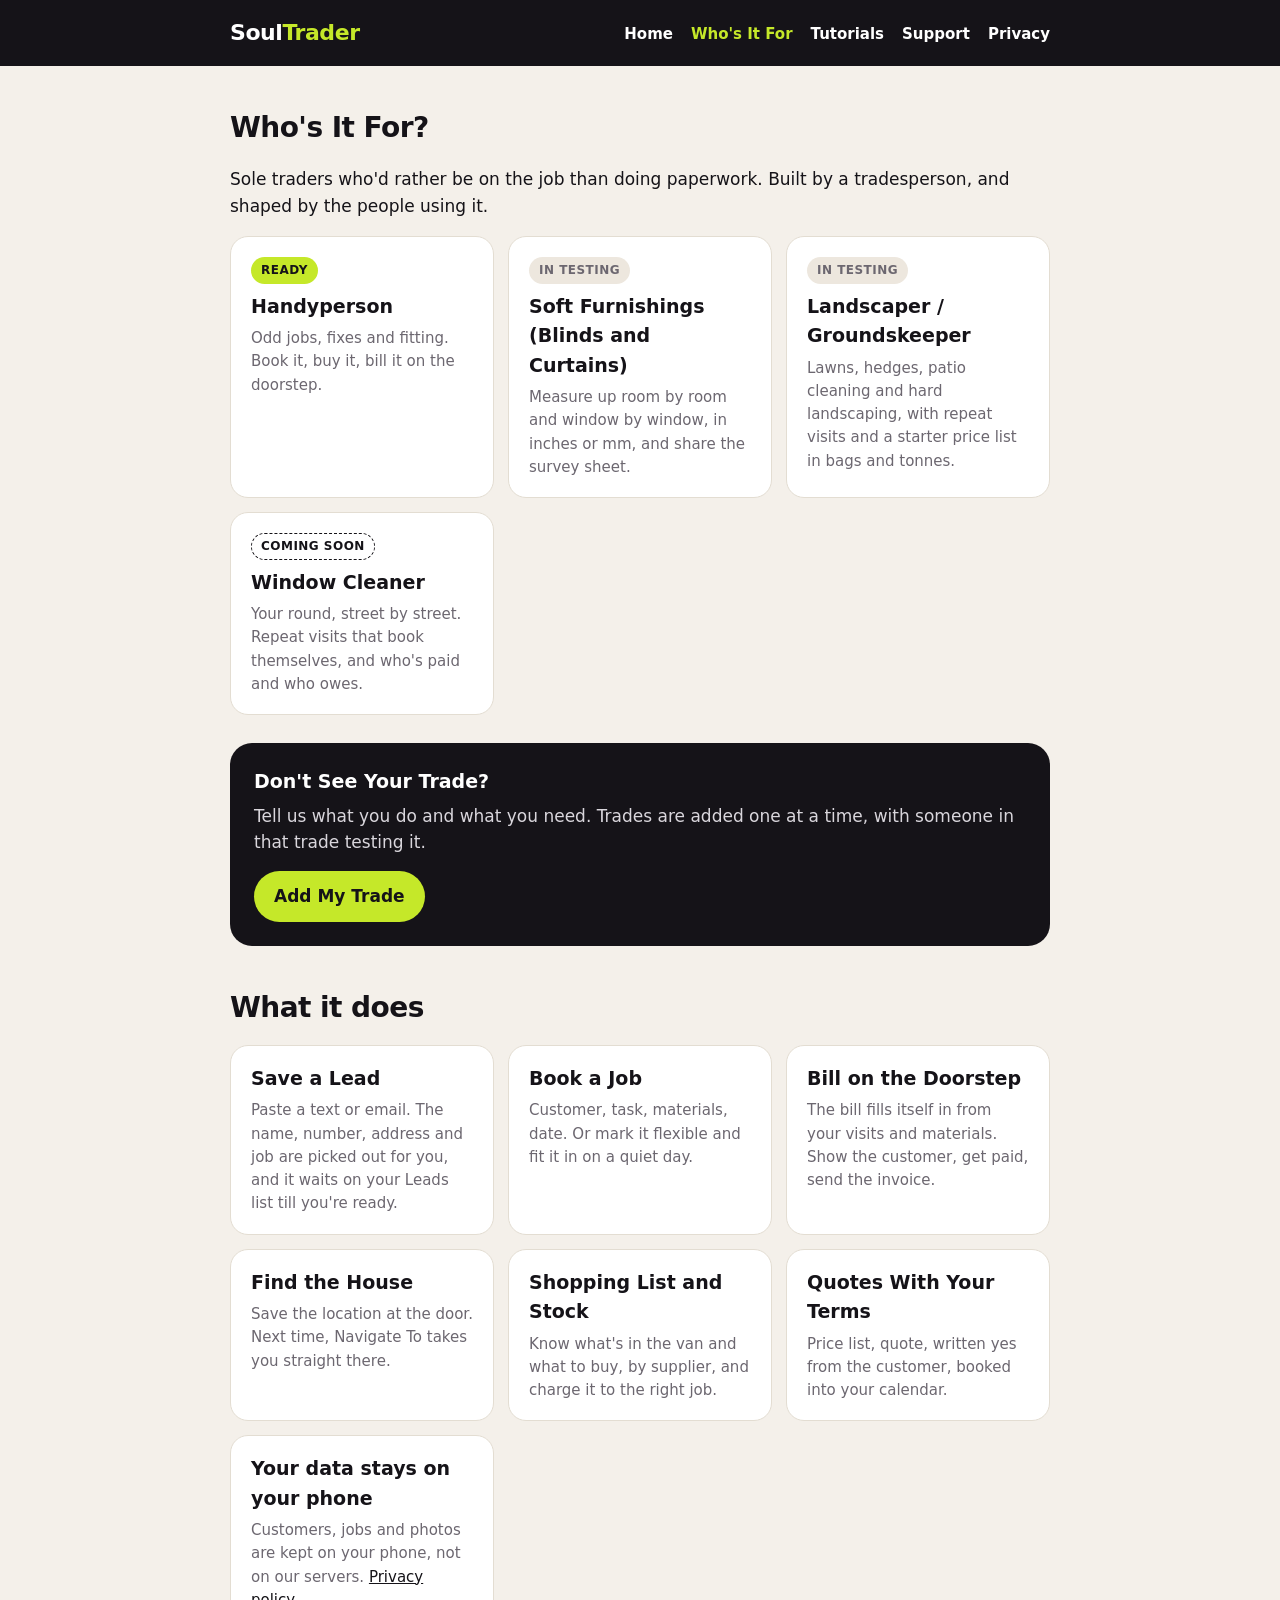
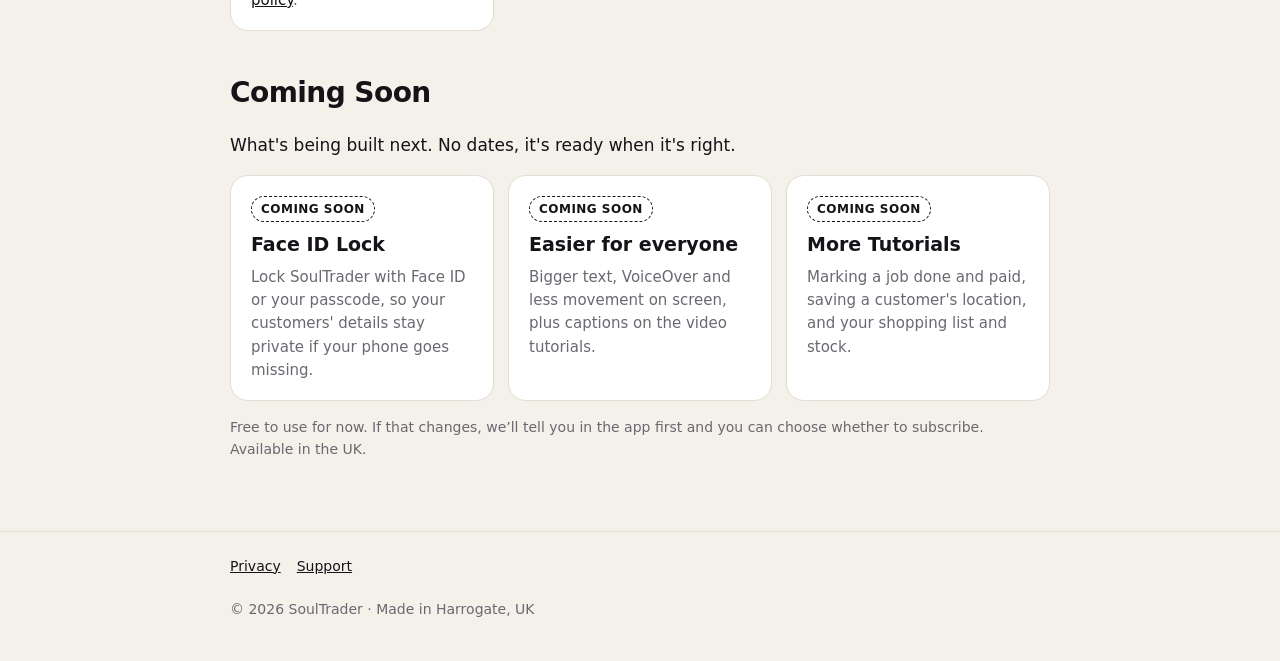
<file: whos-it-for.html>
<!DOCTYPE html>
<html lang="en-GB">
<head>
<meta charset="utf-8">
<meta name="viewport" content="width=device-width, initial-scale=1">
<title>Who it's for | SoulTrader</title>
<meta name="description" content="SoulTrader: the simple job app for sole trader tradespeople. Book jobs, bill on the doorstep, and keep your data on your phone.">
<link rel="icon" href="favicon.ico" sizes="any">
<link rel="icon" type="image/png" sizes="32x32" href="favicon-32.png">
<link rel="apple-touch-icon" href="apple-touch-icon.png">
<link rel="stylesheet" href="style.css?v=20261120a">
</head>
<body>
<header><div class="wrap"><a class="logo" href="index.html">Soul<span>Trader</span></a><nav><a href="index.html">Home</a><a href="whos-it-for.html" aria-current=page>Who's It For</a><a href="tutorials.html">Tutorials</a><a href="support.html">Support</a><a href="privacy.html">Privacy</a></nav></div></header>

<main><div class="wrap">
<h2>Who's It For?</h2>
<p>Sole traders who'd rather be on the job than doing paperwork. Built by a tradesperson, and shaped by the people using it.</p>
<div class="grid">
<div class="card"><span class="badge now">Ready</span><h3>Handyperson</h3><p>Odd jobs, fixes and fitting. Book it, buy it, bill it on the doorstep.</p></div>
<div class="card"><span class="badge next">In testing</span><h3>Soft Furnishings (Blinds and Curtains)</h3><p>Measure up room by room and window by window, in inches or mm, and share the survey sheet.</p></div>
<div class="card"><span class="badge next">In testing</span><h3>Landscaper / Groundskeeper</h3><p>Lawns, hedges, patio cleaning and hard landscaping, with repeat visits and a starter price list in bags and tonnes.</p></div>
<div class="card"><span class="badge plan">Coming Soon</span><h3>Window Cleaner</h3><p>Your round, street by street. Repeat visits that book themselves, and who's paid and who owes.</p></div>
</div>
<div class="ask"><h3>Don't See Your Trade?</h3><p>Tell us what you do and what you need. Trades are added one at a time, with someone in that trade testing it.</p>
<a class="pill" href="mailto:support@soultraderapp.com?subject=Add%20my%20trade&body=My%20trade%20is%3A%20%0A%0AWhat%20I%27d%20need%20the%20app%20to%20do%3A%20">Add My Trade</a></div>

<h2>What it does</h2>
<div class="grid">
<div class="card"><h3>Save a Lead</h3><p>Paste a text or email. The name, number, address and job are picked out for you, and it waits on your Leads list till you're ready.</p></div>
<div class="card"><h3>Book a Job</h3><p>Customer, task, materials, date. Or mark it flexible and fit it in on a quiet day.</p></div>
<div class="card"><h3>Bill on the Doorstep</h3><p>The bill fills itself in from your visits and materials. Show the customer, get paid, send the invoice.</p></div>
<div class="card"><h3>Find the House</h3><p>Save the location at the door. Next time, Navigate To takes you straight there.</p></div>
<div class="card"><h3>Shopping List and Stock</h3><p>Know what's in the van and what to buy, by supplier, and charge it to the right job.</p></div>
<div class="card"><h3>Quotes With Your Terms</h3><p>Price list, quote, written yes from the customer, booked into your calendar.</p></div>
<div class="card"><h3>Your data stays on your phone</h3><p>Customers, jobs and photos are kept on your phone, not on our servers. <a href="privacy.html">Privacy policy</a>.</p></div>
</div>

<h2>Coming Soon</h2>
<p>What's being built next. No dates, it's ready when it's right.</p>
<div class="grid">
<div class="card"><span class="badge plan">Coming Soon</span><h3>Face ID Lock</h3><p>Lock SoulTrader with Face ID or your passcode, so your customers' details stay private if your phone goes missing.</p></div>
<div class="card"><span class="badge plan">Coming Soon</span><h3>Easier for everyone</h3><p>Bigger text, VoiceOver and less movement on screen, plus captions on the video tutorials.</p></div>
<div class="card"><span class="badge plan">Coming Soon</span><h3>More Tutorials</h3><p>Marking a job done and paid, saving a customer's location, and your shopping list and stock.</p></div>
</div>


<p class="small" style="margin-top:16px">Free to use for now. If that changes, we&rsquo;ll tell you in the app first and you can choose whether to subscribe. Available in the UK.</p>
</div></main>
<footer><div class="wrap"><a href="privacy.html">Privacy</a><a href="support.html">Support</a><br><br>&copy; 2026 SoulTrader &middot; Made in Harrogate, UK</div></footer>
</body>
</html>
</file>
<file: style.css>
:root{--ink:#151318;--lime:#C5E829;--cream:#F4F0EA;--cream2:#EDE7DE;--muted:#6C6770;--line:#E3DDD2;--white:#fff}
*{box-sizing:border-box}
body{margin:0;font-family:system-ui,-apple-system,"Segoe UI",Roboto,Helvetica,Arial,sans-serif;color:var(--ink);background:var(--cream);line-height:1.55;font-size:17px}
a{color:var(--ink)}
.wrap{max-width:860px;margin:0 auto;padding:0 20px}
header{background:var(--ink);color:var(--white)}
header .wrap{display:flex;align-items:center;justify-content:space-between;gap:16px;padding-top:16px;padding-bottom:16px;flex-wrap:wrap}
.logo{font-weight:800;font-size:22px;letter-spacing:-.02em;color:var(--white);text-decoration:none}
.logo span{color:var(--lime)}
nav a{color:var(--white);text-decoration:none;margin-left:18px;font-weight:600;font-size:15px}
nav a:first-child{margin-left:0}
nav a[aria-current=page]{color:var(--lime)}
.hero{background:var(--ink);color:var(--white);padding:48px 0 64px}
.hero h1{font-size:clamp(34px,7vw,56px);line-height:1.05;margin:0 0 16px;letter-spacing:-.03em}
.hero h1 em{font-style:normal;color:var(--lime)}
.hero p{font-size:19px;max-width:560px;color:#d9d6dc;margin:0 0 24px}
.pill{display:inline-block;background:var(--lime);color:var(--ink);font-weight:800;padding:12px 20px;border-radius:999px;text-decoration:none}
.note{display:block;margin-top:12px;font-size:14px;color:#a7a2ac}
main{padding:40px 0 56px}
h2{font-size:28px;letter-spacing:-.02em;margin:40px 0 12px}
h2:first-child{margin-top:0}
h3{font-size:19px;margin:0 0 6px}
.grid{display:grid;grid-template-columns:repeat(auto-fit,minmax(230px,1fr));gap:14px;margin-top:16px}
.card{background:var(--white);border-radius:18px;padding:18px 20px;border:1px solid var(--line)}
.card p{margin:0;color:var(--muted);font-size:15px}
.band{background:var(--white);border-radius:22px;padding:24px;border:1px solid var(--line);margin-top:28px}
.band strong{background:var(--lime);padding:0 4px}
table{width:100%;border-collapse:collapse;background:var(--white);border-radius:14px;overflow:hidden;font-size:15px}
th,td{text-align:left;padding:10px 12px;border-bottom:1px solid var(--line);vertical-align:top}
th{background:var(--cream2)}
.doc h2{font-size:22px;margin-top:32px}
.small{color:var(--muted);font-size:14px}
footer{border-top:1px solid var(--line);padding:24px 0 40px;color:var(--muted);font-size:14px}
footer a{margin-right:16px}
@media (max-width:520px){nav a{margin-left:12px;font-size:14px}.hero{padding:32px 0 44px}}

/* ── Landing (home) ── */
body.landing{background:var(--ink);color:var(--white);min-height:100vh;display:flex;flex-direction:column}
.land{flex:1;display:flex;flex-direction:column;justify-content:center;padding:48px 24px;position:relative;overflow:hidden}
.land::before{content:"";position:absolute;width:560px;height:560px;right:-180px;top:-160px;border-radius:50%;background:radial-gradient(circle,rgba(197,232,41,.16),rgba(197,232,41,0) 65%);pointer-events:none}
.land::after{content:"";position:absolute;left:0;bottom:0;width:100%;height:1px;background:linear-gradient(90deg,rgba(197,232,41,0),rgba(197,232,41,.5),rgba(197,232,41,0))}
.land-inner{max-width:860px;margin:0 auto;width:100%;position:relative}
.mark{font-weight:800;font-size:clamp(52px,12vw,112px);line-height:.95;letter-spacing:-.045em;margin:0}
.mark span{color:var(--lime)}
.tag{font-size:clamp(20px,3.6vw,30px);font-weight:600;color:#d9d6dc;margin:22px 0 0;letter-spacing:-.01em}
.tag em{font-style:normal;color:var(--lime)}
.soon{display:inline-flex;align-items:center;gap:10px;margin-top:36px;border:1px solid rgba(197,232,41,.45);color:var(--lime);border-radius:999px;padding:9px 16px;font-size:14px;font-weight:700;letter-spacing:.02em}
.soon i{width:8px;height:8px;border-radius:50%;background:var(--lime);box-shadow:0 0 12px var(--lime)}
.band-links{padding:22px 24px 30px}
.band-links .row{max-width:860px;margin:0 auto;display:flex;flex-wrap:wrap;gap:10px 26px;align-items:center}
.band-links a{color:var(--white);text-decoration:none;font-weight:600;font-size:15px;opacity:.85}
.band-links a:hover{opacity:1;color:var(--lime)}
.band-links a.lead{color:var(--ink);background:var(--lime);opacity:1;padding:10px 18px;border-radius:999px}
.band-links .copy{margin-left:auto;color:#77727c;font-size:13px}
@media (max-width:560px){.band-links .copy{margin-left:0;width:100%}}

/* ── Who's it for ── */
.trade{display:flex;gap:14px;align-items:flex-start}
.badge{display:inline-block;font-size:12px;font-weight:800;letter-spacing:.04em;text-transform:uppercase;padding:4px 10px;border-radius:999px;margin-bottom:8px}
.badge.now{background:var(--lime);color:var(--ink)}
.badge.test{background:var(--ink);color:var(--lime)}
.badge.next{background:var(--cream2);color:var(--muted)}
.badge.plan{background:transparent;color:var(--ink);border:1.5px dashed var(--ink);padding:3px 9px}
.ask{background:var(--ink);color:var(--white);border-radius:22px;padding:24px;margin-top:28px}
.ask h3{color:var(--white)}
.ask p{color:#d9d6dc;margin:0 0 16px}
@media (max-width:560px){.band-links .row{gap:10px 16px}.band-links a{font-size:14px}.band-links a.lead{padding:9px 14px}}
@media (max-width:420px){.band-links .row{gap:8px 12px}.band-links a{font-size:13.5px}.band-links a.lead{padding:8px 12px}}

/* Tutorials: text on the left, screen recording on the right */
.tut{background:var(--ink);color:var(--white);padding:44px 0;margin-top:24px}
.tut + .tut{margin-top:0;border-top:1px solid rgba(255,255,255,.08)}
.tut-row{display:flex;gap:40px;align-items:center}
.tut-text{flex:1}
.tut h3{font-size:26px;margin:0 0 14px;letter-spacing:-.01em}
.tut ol{margin:0;padding-left:22px}
.tut li{margin:8px 0;color:rgba(255,255,255,.85)}
.tut b{color:var(--lime);font-weight:700}
.sound{background:var(--lime);color:var(--ink);border:0;border-radius:999px;padding:9px 16px;font:inherit;font-weight:700;font-size:15px;cursor:pointer;margin:0 0 14px}
.sound:hover{filter:brightness(1.05)}
.phone{position:relative;flex:0 0 280px;width:280px}
.phone video{width:100%;height:auto;display:block;border-radius:10px;box-shadow:0 20px 50px rgba(0,0,0,.5)}
.phone-soon{position:absolute;inset:0;display:flex;align-items:center;justify-content:center;color:var(--lime);font-size:14px;font-weight:700;text-align:center;padding:20px}
@media (max-width:700px){.tut{padding:28px 0}.tut-row{flex-direction:column;gap:14px}.tut-text{width:100%}.tut .cues{display:none}.phone{flex-basis:auto;width:100%;max-width:400px}}
.cues{list-style:none;padding-left:0 !important}
.cues li{opacity:.35;transition:opacity .3s,color .3s;font-size:18px;line-height:1.4;margin:14px 0 !important;color:var(--white) !important}
.cues li.on{opacity:1;color:var(--lime) !important}

/* Phones: tutorials side by side, swipe between them */
.swipe{display:none}
.tut-dots{display:none}
@media (max-width:700px){
.swipe{display:block;color:var(--muted);font-weight:600;font-size:15px;margin:4px 0 0}
.tut-track{display:flex;gap:12px;overflow-x:auto;scroll-snap-type:x mandatory;padding:6px 20px 4px;scroll-padding:0 20px;scrollbar-width:none;-webkit-overflow-scrolling:touch}
.tut-track::-webkit-scrollbar{display:none}
.tut-track .tut,.tut-track .tut + .tut{flex:0 0 85%;scroll-snap-align:start;margin:0;border:0;border-radius:22px;padding:20px 0 22px}
.tut .wrap{padding:0 18px}
.tut-text{display:flex;align-items:center;justify-content:space-between;gap:10px}
.tut h3{margin:0;font-size:22px}
.tut-text .sound{margin:0;padding:6px 12px;font-size:13px;white-space:nowrap;flex:0 0 auto}
.phone{max-width:none}
.phone video{border:2px solid var(--lime);border-radius:12px;box-shadow:none}
.tut-dots{display:block;text-align:center;margin:18px 0 0}
.tut-dots .row{display:flex;justify-content:center;gap:10px;align-items:center}
.tut-dots button{width:10px;height:10px;border-radius:5px;border:0;padding:0;background:#D0C9BD;cursor:pointer;transition:width .2s,background .2s}
.tut-dots button.on{width:24px;background:var(--ink)}
.tut-dots .label{margin-top:10px;color:var(--muted);font-weight:600;font-size:14px}
}

/* Normal | Half Speed switch on the Tutorials page */
.speed{display:inline-flex;border:2px solid var(--ink);border-radius:999px;overflow:hidden;margin:10px 0 0}
.speed button{border:0;background:transparent;font:inherit;font-weight:700;font-size:15px;padding:8px 16px;cursor:pointer;color:var(--ink)}
.speed button.on{background:var(--ink);color:var(--lime)}
</file>
